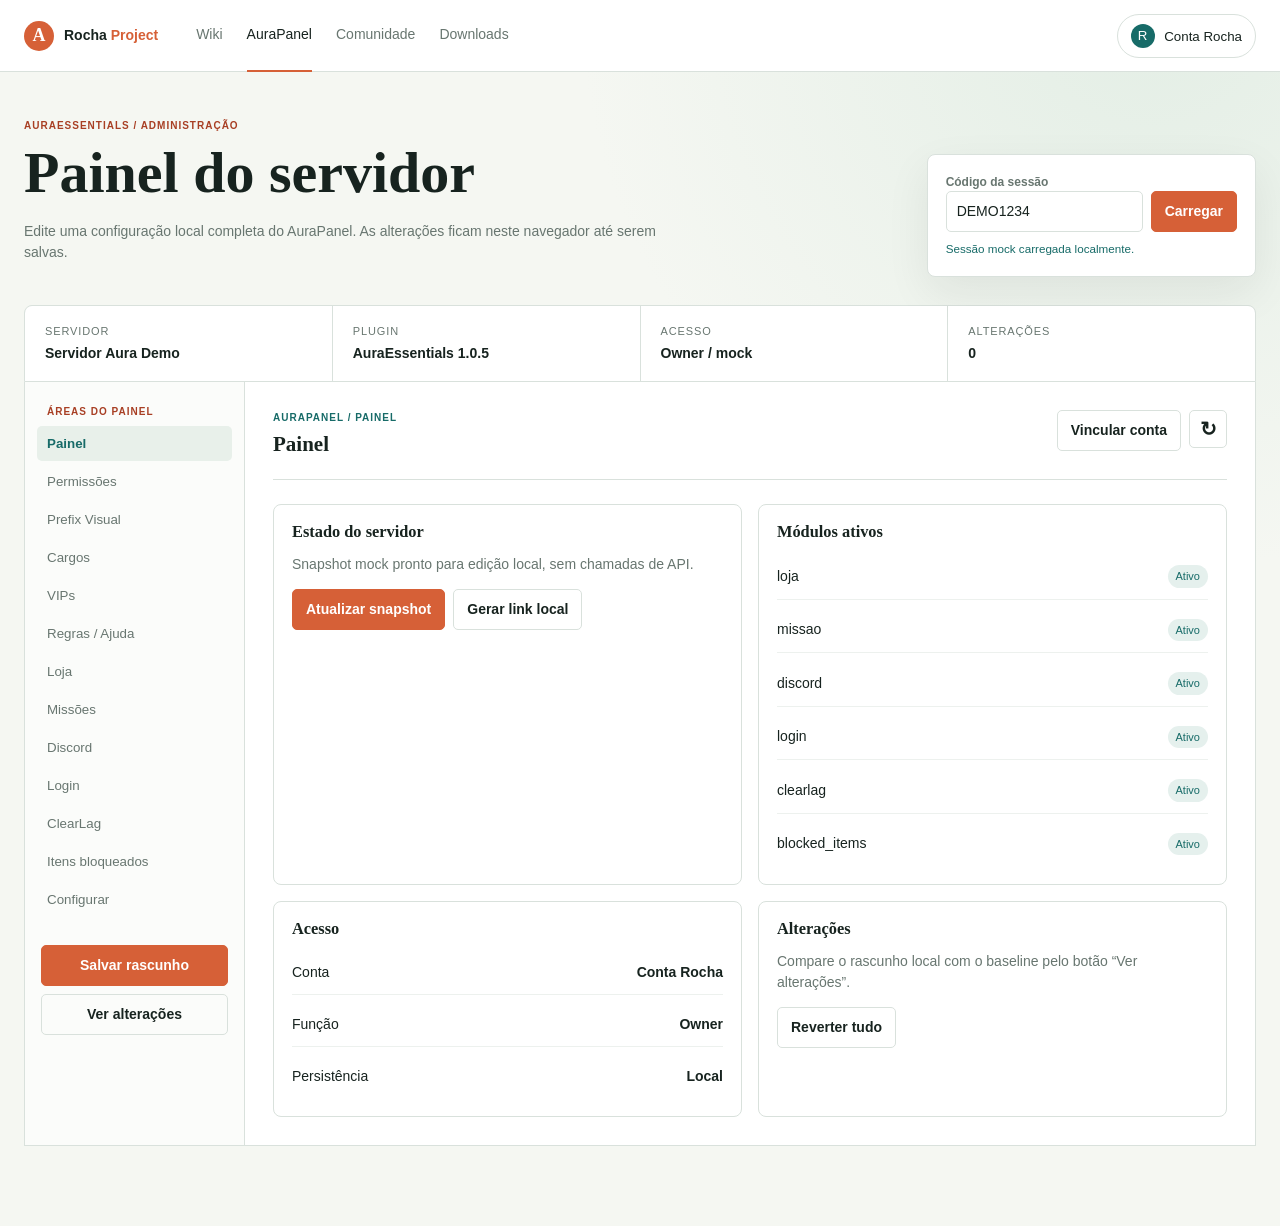
<file: aura-panel.html>
<!doctype html>
<html lang="pt-BR">
<head>
  <meta charset="utf-8">
  <meta name="viewport" content="width=device-width, initial-scale=1">
  <title>AuraPanel | Rocha Project</title>
  <meta name="description" content="Painel local do AuraEssentials.">
  <link rel="stylesheet" href="./aura-panel.css">
</head>
<body>
  <header class="ap-header">
    <a class="ap-brand" href="./wiki.html"><span class="ap-brand-mark">A</span><span>Rocha <b>Project</b></span></a>
    <nav class="ap-nav" aria-label="Principal"><a href="./wiki.html">Wiki</a><a class="active" href="./aura-panel.html">AuraPanel</a><a href="./comunidade.html">Comunidade</a><a href="./downloads.html">Downloads</a></nav>
    <button class="ap-account" id="account-button" type="button"><span>R</span> Conta Rocha</button>
  </header>
  <main class="ap-page">
    <section class="ap-intro"><div><p class="ap-kicker">AuraEssentials / administração</p><h1>Painel do servidor</h1><p>Edite uma configuração local completa do AuraPanel. As alterações ficam neste navegador até serem salvas.</p></div><div class="ap-code"><label for="server-code">Código da sessão</label><div><input id="server-code" value="DEMO1234" maxlength="16"><button id="load-server" class="ap-button primary" type="button">Carregar</button></div><small id="status-line">Sessão mock carregada localmente.</small></div></section>
    <section id="panel" class="ap-panel">
      <div class="ap-summary"><div><span>Servidor</span><strong id="server-name"></strong></div><div><span>Plugin</span><strong id="plugin-version"></strong></div><div><span>Acesso</span><strong id="access-state"></strong></div><div><span>Alterações</span><strong id="change-count">0</strong></div></div>
      <div class="ap-workspace">
        <aside class="ap-sidebar"><p class="ap-sidebar-label">Áreas do painel</p><div id="tabs"></div><div class="ap-sidebar-foot"><button id="save-button" class="ap-button primary" type="button">Salvar rascunho</button><button id="changes-button" class="ap-button ghost" type="button">Ver alterações</button></div></aside>
        <section class="ap-main"><header class="ap-section-head"><div><p id="tab-kicker" class="ap-kicker"></p><h2 id="tab-title"></h2></div><div class="ap-head-actions"><button id="claim-button" class="ap-button ghost" type="button">Vincular conta</button><button id="refresh-button" class="ap-icon-button" type="button" title="Recarregar mock">↻</button></div></header><div id="tab-body"></div></section>
      </div>
    </section>
  </main>
  <dialog id="changes-dialog" class="ap-dialog"><form method="dialog"><header><div><p class="ap-kicker">Rascunho local</p><h2>Alterações</h2></div><button class="ap-icon-button" value="close" aria-label="Fechar">×</button></header><div id="changes-list"></div></form></dialog>
  <script src="./aura-panel.js" defer></script>
</body>
</html>
</file>
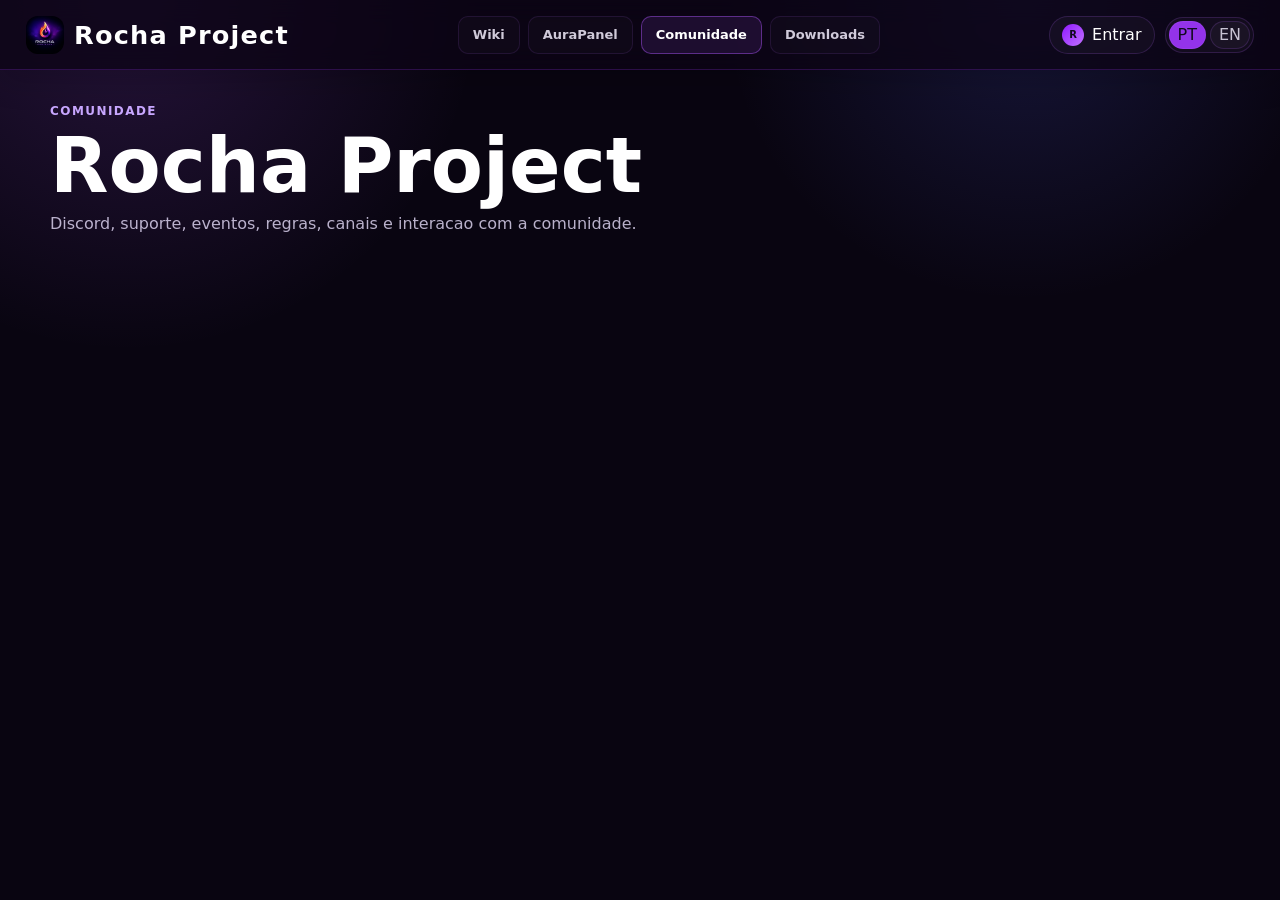
<file: comunidade.html>
<!doctype html>
<html lang="pt-BR">
  <head>
    <meta charset="utf-8" />
    <meta name="viewport" content="width=device-width, initial-scale=1" />
    <title>AuraEssentials — Comunidade</title>
    <meta name="description" content="Comunidade do AuraEssentials: Discord, suporte, regras, grupos e eventos." />
    <link rel="icon" type="image/png" href="./assets/brand-mark.png" />
    <link rel="stylesheet" href="./style.css?v=1" />
  </head>
  <body>
    <header class="topbar">
      <a class="brand" href="./index.html" aria-label="Rocha Project">
        <img src="./assets/logo.png" alt="" />
        <span data-i18n="brand.rocha">Rocha</span>
        <span data-i18n="brand.project">Project</span>
      </a>

      <nav class="nav" aria-label="Principal">
        <a href="./wiki.html" data-i18n="nav.wiki">Wiki</a>
        <a href="./aura-panel.html">AuraPanel</a>
        <a href="./comunidade.html" class="active" data-i18n="nav.community">Comunidade</a>
        <a href="./downloads.html" data-i18n="nav.downloads">Downloads</a>
      </nav>

      <div class="top-actions">
        <button class="account-button" type="button">
          <span class="account-initial" aria-hidden="true">R</span>
          <span data-i18n="account.login">Entrar</span>
        </button>
        <div class="language-switch" aria-label="Idioma">
          <button class="active" type="button" data-lang="pt">PT</button>
          <button type="button" data-lang="en">EN</button>
        </div>
      </div>
    </header>

    <main class="site-shell">
      <section class="view clean-page wiki-page active">
        <div class="wiki-content">
          <header class="wiki-hero wiki-landing-hero">
            <p class="eyebrow">Comunidade</p>
            <h1>Rocha Project</h1>
            <p>Discord, suporte, eventos, regras, canais e interacao com a comunidade.</p>
          </header>

          <details class="wiki-section wiki-details" open>
            <summary><span>Discord</span></summary>
            <div class="wiki-section-body">
              <div class="wiki-grid">
                <article>
                  <h3>Discord principal</h3>
                  <p>Use o Discord para vinculo, suporte, avisos, brigde e canais de administracao.</p>
                  <ul>
                    <li><code>chatChannelId</code>: canal publico de bridge.</li>
                    <li><code>controlChannelId</code>: canal privado de controle.</li>
                    <li><code>forceOnJoin</code>: exige vinculo ao entrar.</li>
                  </ul>
                </article>
                <article>
                  <h3>Regras de comunidade</h3>
                  <p>O carregamento do bridge e do Discord depende do token do bot, permissao do canal e modulo ativo.</p>
                  <pre><code>/vincular
/vincular &lt;codigo&gt;
/desvincular &lt;jogador&gt;</code></pre>
                </article>
              </div>
            </div>
          </details>

          <details class="wiki-section wiki-details">
            <summary><span>Suporte</span></summary>
            <div class="wiki-section-body">
              <div class="wiki-grid">
                <article>
                  <h3>Checklist antes de pedir ajuda</h3>
                  <p>Confirme modulo ativo, comando funcionando, link do painel, resource pack e permissao do jogador.</p>
                  <ul>
                    <li>Modulo ativo em <code>modules.enabled</code>.</li>
                    <li>Comando no tablist e sem erro de permissao.</li>
                    <li>Resource pack carregado corretamente.</li>
                    <li>Login, Discord e painel vinculados.</li>
                  </ul>
                </article>
                <article>
                  <h3>Fluxo de suporte</h3>
                  <p>Use o canal correto e envie print, logs, config relevante e step-by-step de reproducao.</p>
                  <pre><code>/aurapainel status
/aurapainel alteracoes
/aurapainel aplicar
/aurasetup status</code></pre>
                </article>
              </div>
            </div>
          </details>

          <details class="wiki-section wiki-details">
            <summary><span>Eventos e grupos</span></summary>
            <div class="wiki-section-body">
              <p>Eventos oficiais, desafios, guildas e comunidade do servidor ficam em canais de suporte e comunidade do Discord.</p>
              <ul>
                <li>Guildas e clans.</li>
                <li>Eventos de PvP e duelos.</li>
                <li>Premios de crate e keys timer.</li>
                <li>Atividades de staff e administracao.</li>
              </ul>
            </div>
          </details>
        </div>
      </section>
    </main>

    <script src="./lang.js?v=6" defer></script>
    <script src="./app.js?v=10" defer></script>
  </body>
</html>
</file>
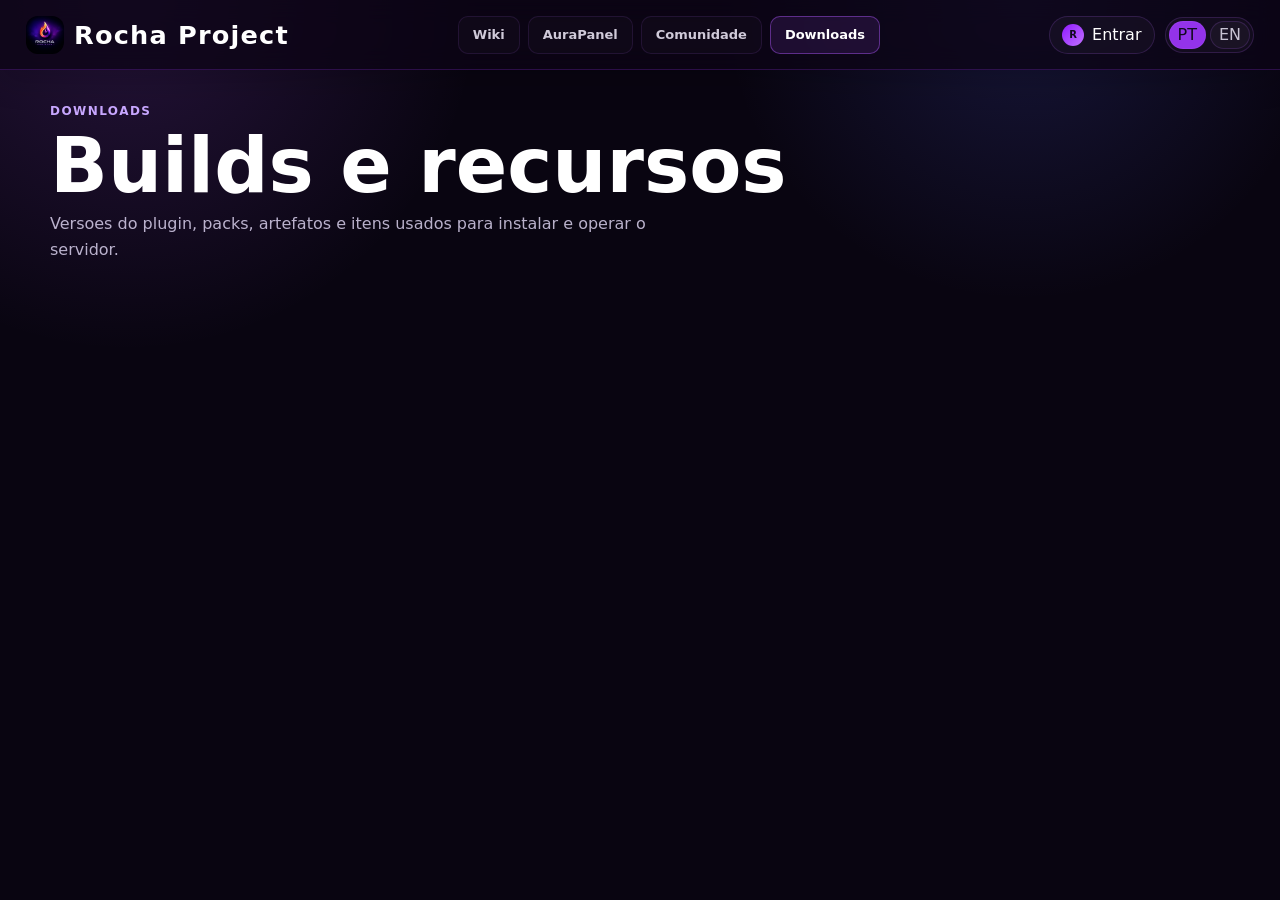
<file: downloads.html>
<!doctype html>
<html lang="pt-BR">
  <head>
    <meta charset="utf-8" />
    <meta name="viewport" content="width=device-width, initial-scale=1" />
    <title>AuraEssentials — Downloads</title>
    <meta name="description" content="Downloads do AuraEssentials: builds, versões, packs e artefatos oficiais." />
    <link rel="icon" type="image/png" href="./assets/brand-mark.png" />
    <link rel="stylesheet" href="./style.css?v=1" />
  </head>
  <body>
    <header class="topbar">
      <a class="brand" href="./index.html" aria-label="Rocha Project">
        <img src="./assets/logo.png" alt="" />
        <span data-i18n="brand.rocha">Rocha</span>
        <span data-i18n="brand.project">Project</span>
      </a>

      <nav class="nav" aria-label="Principal">
        <a href="./wiki.html" data-i18n="nav.wiki">Wiki</a>
        <a href="./aura-panel.html">AuraPanel</a>
        <a href="./comunidade.html" data-i18n="nav.community">Comunidade</a>
        <a href="./downloads.html" class="active" data-i18n="nav.downloads">Downloads</a>
      </nav>

      <div class="top-actions">
        <button class="account-button" type="button">
          <span class="account-initial" aria-hidden="true">R</span>
          <span data-i18n="account.login">Entrar</span>
        </button>
        <div class="language-switch" aria-label="Idioma">
          <button class="active" type="button" data-lang="pt">PT</button>
          <button type="button" data-lang="en">EN</button>
        </div>
      </div>
    </header>

    <main class="site-shell">
      <section class="view clean-page wiki-page active">
        <div class="wiki-content">
          <header class="wiki-hero wiki-landing-hero">
            <p class="eyebrow">Downloads</p>
            <h1>Builds e recursos</h1>
            <p>Versoes do plugin, packs, artefatos e itens usados para instalar e operar o servidor.</p>
          </header>

          <details class="wiki-section wiki-details" open>
            <summary><span>Build do plugin</span></summary>
            <div class="wiki-section-body">
              <div class="wiki-grid">
                <article>
                  <h3>Versao atual</h3>
                  <p>O jar principal do servidor fica em <code>plugins/AuraEssentials/</code> e a versao atual no projeto e visualizada em <code>pom.xml</code>.</p>
                  <pre><code>plugins/AuraEssentials/
  auraessentials-1.0.5.jar
  config.yml
  shop.yml
  missions.yml</code></pre>
                </article>
                <article>
                  <h3>Artefatos complementares</h3>
                  <p>Use os packs e extensoes conforme o seu alvo: Java, Bedrock e integrações opcionais.</p>
                  <ul>
                    <li>Resource Pack Java.</li>
                    <li>Resource Pack Bedrock.</li>
                    <li>Extensões do sistema.</li>
                    <li>Arquivos de configuração e modularizacao.</li>
                  </ul>
                </article>
              </div>
            </div>
          </details>

          <details class="wiki-section wiki-details">
            <summary><span>Pack e recursos</span></summary>
            <div class="wiki-section-body">
              <p>Os glyphs e packs dependem da configuracao de Java/Bedrock e do modulo ativo para renderizacao correta.</p>
              <ul>
                <li>Pack Java: aplicado ao cliente Java.</li>
                <li>Pack Bedrock: ativo em setups com Geyser/Floodgate ou Bedrock.</li>
                <li>Glyphs do projeto: usados em cargos, prefix, VIP e UI.</li>
              </ul>
            </div>
          </details>

          <details class="wiki-section wiki-details">
            <summary><span>Extensoes</span></summary>
            <div class="wiki-section-body">
              <p>Extensoes separadas do core ficam no workspace e podem ser carregadas junto com o plugin quando o sistema estiver preparado.</p>
              <ul>
                <li>Aura AntiCheat</li>
                <li>Chat Game</li>
                <li>Guerra de Reinos Bridge</li>
              </ul>
            </div>
          </details>
        </div>
      </section>
    </main>

    <script src="./lang.js?v=6" defer></script>
    <script src="./app.js?v=10" defer></script>
  </body>
</html>
</file>
<file: aura-panel.css>
:root{--ink:#17231f;--muted:#687670;--paper:#f5f7f2;--panel:#fff;--line:#d9e1dc;--accent:#d66037;--accent-dark:#a83f24;--teal:#176b68;--shadow:0 16px 45px #17231f12;--radius:8px}*{box-sizing:border-box}body{margin:0;background:radial-gradient(circle at 90% 0,#e3eee5 0,transparent 34%),var(--paper);color:var(--ink);font:14px/1.5 "Trebuchet MS",Verdana,sans-serif}.ap-header{height:72px;padding:0 max(24px,calc((100vw - 1280px)/2));display:flex;align-items:center;gap:38px;background:#fff;border-bottom:1px solid var(--line);position:sticky;top:0;z-index:5}.ap-brand{display:flex;align-items:center;gap:10px;color:var(--ink);font-weight:700;text-decoration:none;white-space:nowrap}.ap-brand b{color:var(--accent)}.ap-brand-mark{display:grid;place-items:center;width:30px;height:30px;background:var(--accent);color:#fff;border-radius:50%;font:700 18px Georgia}.ap-nav{display:flex;gap:24px;flex:1}.ap-nav a{color:var(--muted);text-decoration:none;padding:25px 0;border-bottom:2px solid transparent}.ap-nav a.active{color:var(--ink);border-color:var(--accent)}.ap-account{border:1px solid var(--line);background:#fff;padding:9px 13px;border-radius:999px;color:var(--ink)}.ap-account span{display:inline-grid;place-items:center;background:var(--teal);color:#fff;width:24px;height:24px;border-radius:50%;margin-right:6px}.ap-page{max-width:1280px;margin:auto;padding:46px 24px 80px}.ap-intro{display:flex;justify-content:space-between;gap:32px;margin-bottom:28px}.ap-kicker,.ap-sidebar-label{margin:0 0 7px;text-transform:uppercase;letter-spacing:.1em;font-size:10px;font-weight:700;color:var(--accent-dark)}h1,h2,h3{font-family:Georgia,serif;line-height:1.15;margin:0}h1{font-size:clamp(32px,5vw,58px);max-width:620px}.ap-intro p:not(.ap-kicker){max-width:650px;color:var(--muted)}.ap-code{align-self:end;min-width:300px;padding:18px;background:var(--panel);border:1px solid var(--line);border-radius:var(--radius);box-shadow:var(--shadow)}label{display:grid;gap:6px;font-weight:700;color:var(--muted);font-size:12px}input,select,textarea{font:inherit;color:var(--ink);background:#fff;border:1px solid var(--line);border-radius:5px;padding:9px 10px;width:100%}textarea{min-height:90px;resize:vertical}.ap-code>div{display:flex;gap:8px}.ap-code small{display:block;color:var(--teal);margin-top:8px}.ap-button,.ap-icon-button{font:inherit;cursor:pointer;border:1px solid var(--line);border-radius:5px;padding:9px 13px;background:#fff;color:var(--ink);font-weight:700}.ap-button.primary{background:var(--accent);border-color:var(--accent);color:#fff}.ap-button.primary:hover{background:var(--accent-dark)}.ap-button.ghost{background:transparent}.ap-icon-button{width:38px;height:38px;padding:0;font-size:20px}.ap-summary{display:grid;grid-template-columns:repeat(4,1fr);gap:1px;background:var(--line);border:1px solid var(--line);border-radius:var(--radius) var(--radius) 0 0;overflow:hidden}.ap-summary div{padding:17px 20px;background:#fff}.ap-summary span{display:block;color:var(--muted);font-size:11px;text-transform:uppercase;letter-spacing:.08em}.ap-summary strong{display:block;margin-top:4px}.ap-workspace{display:grid;grid-template-columns:220px minmax(0,1fr);background:#fff;border:1px solid var(--line);border-top:0;min-height:680px}.ap-sidebar{padding:22px 12px;border-right:1px solid var(--line);background:#fbfcfa}.ap-sidebar-label{padding:0 10px}.ap-sidebar nav{display:grid;gap:3px}.ap-tab{display:block;text-align:left;width:100%;padding:10px;border:0;background:transparent;color:var(--muted);cursor:pointer;border-radius:5px}.ap-tab.active{background:#e8f0ea;color:var(--teal);font-weight:700}.ap-sidebar-foot{display:grid;gap:8px;margin-top:28px;padding:0 4px}.ap-main{min-width:0;padding:28px}.ap-section-head{display:flex;justify-content:space-between;gap:16px;align-items:start;padding-bottom:23px;border-bottom:1px solid var(--line)}.ap-head-actions{display:flex;gap:8px}.ap-section-head .ap-kicker{color:var(--teal)}#tab-body{padding-top:24px}.ap-grid{display:grid;grid-template-columns:repeat(2,minmax(0,1fr));gap:16px}.ap-grid.three{grid-template-columns:repeat(3,minmax(0,1fr))}.ap-card{border:1px solid var(--line);border-radius:var(--radius);padding:18px;background:#fff}.ap-card h3{margin-bottom:12px}.ap-card>p{color:var(--muted);margin:5px 0 14px}.ap-card.wide{grid-column:1/-1}.ap-list{display:grid;gap:8px}.ap-row{display:flex;justify-content:space-between;align-items:center;gap:12px;padding:11px 0;border-bottom:1px solid #edf1ee}.ap-row:last-child{border-bottom:0}.ap-row small,.ap-muted{color:var(--muted);display:block}.ap-actions{display:flex;gap:8px;flex-wrap:wrap}.ap-form-grid{display:grid;grid-template-columns:repeat(2,minmax(0,1fr));gap:12px}.ap-form-grid .full{grid-column:1/-1}.ap-check{display:flex;align-items:center;gap:8px;font-weight:400}.ap-check input{width:auto}.ap-pill{display:inline-block;padding:3px 8px;border-radius:99px;background:#e5f0ed;color:var(--teal);font-size:11px}.ap-subtabs{display:flex;gap:5px;border-bottom:1px solid var(--line);margin-bottom:18px}.ap-subtabs button{border:0;background:transparent;padding:9px 12px;color:var(--muted);cursor:pointer;border-bottom:2px solid transparent}.ap-subtabs button.active{color:var(--accent-dark);border-color:var(--accent)}.ap-preview{background:#17231f;color:#f5f7f2;border-radius:5px;padding:18px;font-family:monospace;min-height:66px}.glyph{font-size:25px;color:#efc65e}.mc-item{display:flex;align-items:center;gap:10px}.mc-icon{width:34px;height:34px;object-fit:contain;image-rendering:pixelated;background:#eef2ed;border-radius:4px}.ap-item-browser{display:grid;grid-template-columns:repeat(auto-fill,minmax(180px,1fr));gap:8px;max-height:350px;overflow:auto}.ap-dialog{width:min(620px,calc(100% - 28px));border:0;border-radius:var(--radius);padding:0;box-shadow:0 20px 80px #0005}.ap-dialog::backdrop{background:#17231f88}.ap-dialog form{padding:24px}.ap-dialog header{display:flex;justify-content:space-between;align-items:start;margin-bottom:18px}.ap-change{padding:10px 0;border-bottom:1px solid var(--line)}.ap-empty{padding:35px;text-align:center;border:1px dashed var(--line);color:var(--muted)}.ap-notice{padding:12px 14px;background:#fff5dc;border-left:3px solid #d49b2c;margin-bottom:16px}@media(max-width:900px){.ap-intro{display:block}.ap-code{margin-top:22px}.ap-summary{grid-template-columns:repeat(2,1fr)}.ap-workspace{grid-template-columns:1fr}.ap-sidebar{border-right:0;border-bottom:1px solid var(--line)}.ap-sidebar nav{display:flex;overflow:auto}.ap-tab{white-space:nowrap}.ap-sidebar-foot{display:flex}.ap-nav{gap:12px}.ap-nav a{font-size:12px}}@media(max-width:600px){.ap-header{padding:0 14px;gap:12px}.ap-nav{display:none}.ap-account{margin-left:auto;font-size:0}.ap-account span{margin:0}.ap-page{padding:28px 12px 60px}.ap-main{padding:20px 14px}.ap-section-head{display:block}.ap-head-actions{margin-top:14px}.ap-grid,.ap-grid.three,.ap-form-grid{grid-template-columns:1fr}.ap-card.wide{grid-column:auto}.ap-sidebar-foot{display:grid}.ap-code{min-width:0}}
</file>
<file: style.css>
:root {
  color-scheme: dark;
  --bg: #0d021a;
  --panel: rgba(18, 8, 34, 0.82);
  --panel-2: rgba(28, 13, 52, 0.78);
  --line: rgba(147, 51, 234, 0.22);
  --text: #f5f3ff;
  --muted: #aaa6ba;
  --muted-2: #78738a;
  --purple: #9333ea;
  --purple-2: #c8a7ff;
  --green: #5ee0b8;
  --shadow: 0 18px 55px rgba(0, 0, 0, 0.34);
  --topbar-height: 70px;
  font-family: Inter, ui-sans-serif, system-ui, -apple-system, BlinkMacSystemFont, "Segoe UI", sans-serif;
}

* {
  box-sizing: border-box;
}

html {
  scroll-behavior: smooth;
}

body {
  margin: 0;
  min-height: 100vh;
  background:
    radial-gradient(circle at 10% 0%, rgba(168, 85, 247, 0.18), transparent 24%),
    radial-gradient(circle at 80% 0%, rgba(88, 101, 242, 0.18), transparent 22%),
    #090511;
  color: var(--text);
}

img {
  max-width: 100%;
  display: block;
}

a {
  color: inherit;
}

button,
input,
textarea,
select {
  font: inherit;
}

.topbar {
  position: sticky;
  top: 0;
  z-index: 30;
  display: grid;
  grid-template-columns: auto minmax(0, 1fr) auto;
  align-items: center;
  gap: 16px;
  width: 100%;
  min-height: 70px;
  padding: 10px 26px;
  border-bottom: 1px solid rgba(147, 51, 234, 0.24);
  background: rgba(12, 4, 22, 0.76);
  backdrop-filter: blur(12px);
  box-shadow: 0 12px 30px rgba(0, 0, 0, 0.16);
}

.brand {
  display: inline-flex;
  align-items: center;
  gap: 10px;
  text-decoration: none;
  color: #fff;
  letter-spacing: 1.2px;
  font-weight: 900;
  font-size: clamp(15px, 2vw, 26px);
  text-transform: none;
}

.brand img {
  width: 38px;
  height: 38px;
  border-radius: 12px;
  object-fit: contain;
}

.brand span span {
  color: var(--purple-2);
}

.nav {
  display: flex;
  align-items: center;
  justify-content: center;
  gap: 8px;
  flex-wrap: wrap;
}

.nav a {
  display: inline-flex;
  align-items: center;
  justify-content: center;
  min-height: 38px;
  padding: 0 14px;
  border: 1px solid rgba(176, 97, 255, 0.12);
  border-radius: 10px;
  background: rgba(255, 255, 255, 0.02);
  color: rgba(245, 240, 255, 0.84);
  font-size: 13px;
  font-weight: 800;
  text-decoration: none;
  transition: border-color 0.2s ease, background 0.2s ease, transform 0.2s ease;
}

.nav a.active,
.nav a:hover,
.nav a:focus-visible {
  border-color: rgba(168, 85, 247, 0.45);
  background: rgba(168, 85, 247, 0.12);
  color: #fff;
  outline: 0;
}

.top-actions {
  display: flex;
  align-items: center;
  gap: 10px;
}

.account-button,
.language-switch button {
  border: 1px solid rgba(176, 97, 255, 0.18);
  background: rgba(255, 255, 255, 0.03);
  color: #fff;
  cursor: pointer;
}

.account-button {
  display: inline-flex;
  align-items: center;
  gap: 8px;
  min-height: 38px;
  padding: 0 12px;
  border-radius: 999px;
}

.account-initial {
  display: inline-grid;
  place-items: center;
  width: 22px;
  height: 22px;
  border-radius: 50%;
  background: linear-gradient(135deg, #8f19ff, #c172ff);
  color: #100a1e;
  font-weight: 900;
  font-size: 10px;
}

.language-switch {
  display: inline-flex;
  align-items: center;
  gap: 4px;
  padding: 3px;
  border: 1px solid rgba(176, 97, 255, 0.18);
  border-radius: 999px;
  background: rgba(255, 255, 255, 0.03);
}

.language-switch button {
  min-width: 36px;
  min-height: 28px;
  padding: 0 8px;
  border-radius: 999px;
  color: rgba(245, 240, 255, 0.8);
}

.language-switch button.active {
  background: var(--purple);
  color: #100a1e;
}

.site-shell {
  width: min(1180px, calc(100% - 28px));
  margin: 0 auto;
  padding: 0 0 76px;
}

.view {
  display: none;
}

.view.active {
  display: block;
}

.clean-page {
  min-height: clamp(420px, calc(100vh - 190px), 640px);
  padding: 0 0 16px;
}

.eyebrow {
  margin: 0 0 12px;
  color: var(--purple-2);
  font-size: 12px;
  font-weight: 900;
  letter-spacing: 0.12em;
  text-transform: uppercase;
}

h1,
h2,
h3,
p,
ul,
pre,
code {
  margin-top: 0;
}

h1 {
  max-width: 720px;
  margin-bottom: 16px;
  font-size: clamp(54px, 10vw, 108px);
  letter-spacing: 0;
  line-height: 0.9;
}

h2 {
  max-width: 760px;
  margin-bottom: 10px;
  font-size: clamp(26px, 4vw, 42px);
  letter-spacing: 0;
  line-height: 1.08;
}

h3 {
  margin-bottom: 8px;
  font-size: 20px;
}

.wiki-page {
  align-items: start;
  padding-top: 0;
}

.wiki-page.active {
  display: block;
}

.wiki-page.wiki-manual-open.active {
  width: min(1600px, calc(100vw - 20px));
  margin-left: 50%;
  transform: translateX(-50%);
  display: grid;
  grid-template-columns: 272px minmax(0, 1fr);
  gap: 22px;
  min-height: calc(100dvh - 70px);
}

.wiki-page:not(.wiki-manual-open) .wiki-sidebar,
.wiki-page:not(.wiki-manual-open) .wiki-doc-head,
.wiki-page:not(.wiki-manual-open) .wiki-details {
  display: none;
}

.wiki-page.wiki-manual-open .wiki-landing-hero,
.wiki-page.wiki-manual-open .wiki-project-board {
  display: none;
}

.wiki-sidebar {
  position: sticky;
  top: 0;
  display: grid;
  align-content: start;
  gap: 4px;
  height: calc(100dvh - var(--topbar-height));
  max-height: none;
  overflow: auto;
  padding: 14px 14px 14px 24px;
  border-right: 1px solid rgba(176, 97, 255, 0.18);
  background: rgba(8, 2, 17, 0.36);
  scrollbar-width: thin;
  scrollbar-color: rgba(168, 85, 247, 0.8) rgba(18, 8, 30, 0.55);
}

.wiki-sidebar strong {
  padding: 7px 12px 9px;
  color: #ffffff;
  font-size: 14px;
  letter-spacing: 0;
}

.wiki-sidebar a {
  min-height: 36px;
  display: flex;
  align-items: center;
  padding: 0 12px;
  border-left: 3px solid transparent;
  border-radius: 6px;
  color: rgba(245, 240, 255, 0.78);
  font-size: 13px;
  font-weight: 850;
  text-decoration: none;
}

.wiki-back-link {
  margin-bottom: 8px;
  border: 1px solid rgba(176, 97, 255, 0.24);
  border-left-width: 3px !important;
  background: rgba(168, 85, 247, 0.08);
  color: #fff !important;
}

.wiki-sidebar a:hover,
.wiki-sidebar a:focus-visible {
  color: #fff;
  border-left-color: var(--purple);
  background: rgba(255, 255, 255, 0.08);
  outline: 0;
}

.wiki-content {
  display: grid;
  gap: 16px;
  min-width: 0;
}

.wiki-page.wiki-manual-open .wiki-content {
  padding-right: clamp(12px, 2vw, 28px);
  padding-top: 10px;
  padding-bottom: 10px;
}

.wiki-page:not(.wiki-manual-open) .wiki-content {
  gap: 24px;
  padding-top: clamp(12px, 3vw, 34px);
}

.wiki-page:not(.wiki-manual-open) .wiki-landing-hero {
  max-width: 980px;
  border: 0;
  border-radius: 0;
  padding: 0;
  background: transparent;
}

.wiki-page:not(.wiki-manual-open) .wiki-landing-hero h1 {
  max-width: 760px;
  font-size: clamp(42px, 6vw, 76px);
}

.wiki-page:not(.wiki-manual-open) .wiki-landing-hero p:not(.eyebrow) {
  max-width: 640px;
}

.wiki-hero,
.wiki-section {
  border: 1px solid rgba(176, 97, 255, 0.16);
  border-radius: 14px;
  background: rgba(4, 1, 8, 0.5);
}

.wiki-hero {
  padding: clamp(22px, 4vw, 38px);
  background:
    linear-gradient(135deg, rgba(168, 85, 247, 0.17), transparent 42%),
    radial-gradient(circle at 88% 10%, rgba(88, 101, 242, 0.16), transparent 34%),
    rgba(4, 1, 8, 0.55);
}

.wiki-hero h1 {
  margin: 4px 0 8px;
  color: #fff;
  font-size: clamp(38px, 6vw, 72px);
  line-height: 0.96;
  letter-spacing: 0;
}

.wiki-hero p:not(.eyebrow) {
  max-width: 820px;
  margin: 0;
  color: rgba(235, 226, 255, 0.78);
  font-size: 16px;
  line-height: 1.65;
}

.wiki-badges {
  display: flex;
  flex-wrap: wrap;
  gap: 8px;
  margin-top: 18px;
}

.wiki-badges span,
.wiki-badges img {
  display: inline-block;
}

.wiki-badges span {
  padding: 7px 10px;
  border: 1px solid rgba(176, 97, 255, 0.24);
  border-radius: 999px;
  background: rgba(168, 85, 247, 0.09);
  color: #d8c4ff;
  font-size: 12px;
  font-weight: 900;
}

.shield-badges {
  align-items: center;
}

.shield-badges img {
  height: 22px;
  width: auto;
  border-radius: 4px;
  image-rendering: auto;
}

.wiki-project-board {
  display: grid;
  grid-template-columns: repeat(3, minmax(0, 1fr));
  gap: 18px;
}

.wiki-page:not(.wiki-manual-open) .wiki-project-board {
  align-items: stretch;
}

.wiki-project-card {
  min-height: 0;
  display: grid;
  align-content: start;
  gap: 10px;
  overflow: hidden;
  padding: 0 0 18px;
  border: 1px solid rgba(176, 97, 255, 0.16);
  border-radius: 14px;
  background:
    radial-gradient(circle at 82% 8%, rgba(168, 85, 247, 0.18), transparent 34%),
    rgba(4, 1, 8, 0.5);
  color: inherit;
  text-decoration: none;
}

.wiki-project-card.active {
  border-color: rgba(190, 117, 255, 0.48);
  box-shadow: 0 0 0 1px rgba(168, 85, 247, 0.12) inset;
}

.wiki-project-card.active:hover,
.wiki-project-card.active:focus-visible {
  transform: translateY(-2px);
  border-color: rgba(209, 167, 255, 0.74);
  box-shadow: 0 18px 44px rgba(124, 58, 237, 0.18);
  outline: 0;
}

.wiki-project-card.muted {
  opacity: 0.58;
}

.wiki-project-media {
  display: grid;
  place-items: center;
  min-height: 190px;
  background:
    radial-gradient(circle at 50% 38%, rgba(168, 85, 247, 0.36), transparent 38%),
    linear-gradient(180deg, rgba(55, 4, 82, 0.8), rgba(19, 1, 31, 0.92));
}

.wiki-project-media img {
  width: min(58%, 210px);
  max-height: 132px;
  object-fit: contain;
  filter: drop-shadow(0 14px 28px rgba(0, 0, 0, 0.44));
}

.wiki-project-card span {
  padding: 0 18px;
  color: #c79cff;
  font-size: 12px;
  font-weight: 1000;
  letter-spacing: 0.12em;
  text-transform: uppercase;
}

.wiki-project-card strong {
  padding: 0 18px;
  color: #fff;
  font-size: 20px;
}

.wiki-project-card p {
  margin: 0;
  padding: 0 18px;
  color: rgba(235, 226, 255, 0.68);
  line-height: 1.5;
}

.wiki-doc-head {
  padding: 8px 0 4px;
  border-bottom: 1px solid rgba(176, 97, 255, 0.16);
}

.wiki-doc-head h2 {
  margin: 0 0 6px;
  color: #fff;
  font-size: clamp(28px, 4vw, 44px);
}

.wiki-doc-head p:not(.eyebrow) {
  max-width: 760px;
  margin: 0;
  color: rgba(235, 226, 255, 0.72);
  line-height: 1.6;
}

.wiki-section {
  scroll-margin-top: 92px;
  padding: 0;
}

.wiki-details {
  overflow: hidden;
}

.wiki-details summary {
  min-height: 70px;
  display: flex;
  align-items: center;
  gap: 12px;
  padding: 18px 20px;
  cursor: pointer;
  list-style: none;
  color: #fff;
  font-size: clamp(18px, 2vw, 24px);
  font-weight: 1000;
}

.wiki-details summary::-webkit-details-marker {
  display: none;
}

.wiki-details summary::before {
  content: "+";
  display: inline-grid;
  place-items: center;
  width: 28px;
  height: 28px;
  flex: 0 0 auto;
  border: 1px solid rgba(176, 97, 255, 0.28);
  border-radius: 8px;
  background: rgba(168, 85, 247, 0.12);
  color: #d9c3ff;
  font-size: 20px;
  line-height: 1;
}

.wiki-details[open] summary {
  border-bottom: 1px solid rgba(176, 97, 255, 0.14);
  background: rgba(168, 85, 247, 0.08);
}

.wiki-details[open] summary::before {
  content: "-";
}

.wiki-section-body {
  padding: clamp(16px, 3vw, 24px);
}

.wiki-section h3 {
  margin: 0 0 8px;
  color: #fff;
  font-size: 18px;
}

.wiki-section p,
.wiki-section li {
  color: rgba(235, 226, 255, 0.78);
  line-height: 1.62;
}

.wiki-section p {
  margin: 0 0 12px;
}

.wiki-section ul {
  margin: 10px 0 0;
  padding-left: 20px;
}

.wiki-section code {
  border: 1px solid rgba(176, 97, 255, 0.2);
  border-radius: 6px;
  padding: 1px 5px;
  background: rgba(0, 0, 0, 0.35);
  color: #efe5ff;
  font-size: 0.92em;
}

.wiki-section pre {
  overflow: auto;
  margin: 12px 0 0;
  padding: 14px;
  border: 1px solid rgba(176, 97, 255, 0.18);
  border-radius: 12px;
  background: rgba(0, 0, 0, 0.44);
}

.wiki-section pre code {
  border: 0;
  padding: 0;
  background: transparent;
  color: #e9dcff;
  line-height: 1.62;
}

.wiki-grid {
  display: grid;
  grid-template-columns: repeat(2, minmax(0, 1fr));
  gap: 12px;
}

.wiki-grid article {
  padding: 14px;
  border: 1px solid rgba(176, 97, 255, 0.14);
  border-radius: 12px;
  background: rgba(0, 0, 0, 0.2);
}

.wiki-command-table {
  display: grid;
  gap: 7px;
  margin-top: 12px;
}

.wiki-command-table > div {
  display: grid;
  grid-template-columns: minmax(190px, 0.34fr) minmax(0, 1fr);
  gap: 12px;
  align-items: start;
  padding: 10px 12px;
  border: 1px solid rgba(176, 97, 255, 0.12);
  border-radius: 10px;
  background: rgba(0, 0, 0, 0.18);
}

.wiki-command-table strong {
  min-width: 0;
  color: #fff;
}

.wiki-command-table span {
  color: rgba(235, 226, 255, 0.75);
  line-height: 1.5;
}

.wiki-flow {
  display: grid;
  grid-template-columns: repeat(4, minmax(0, 1fr));
  gap: 9px;
  margin: 14px 0;
}

.wiki-flow span {
  min-height: 70px;
  display: flex;
  align-items: center;
  gap: 10px;
  padding: 12px;
  border: 1px solid rgba(176, 97, 255, 0.16);
  border-radius: 12px;
  background: rgba(168, 85, 247, 0.08);
  color: rgba(245, 240, 255, 0.84);
  font-weight: 900;
}

.wiki-flow b {
  display: inline-grid;
  place-items: center;
  width: 28px;
  height: 28px;
  border-radius: 9px;
  background: linear-gradient(135deg, #8f19ff, #c172ff);
  color: #08020d;
}

.wiki-module-grid {
  display: grid;
  grid-template-columns: repeat(3, minmax(0, 1fr));
  gap: 8px;
  margin: 12px 0;
}

.wiki-module-grid span {
  display: grid;
  gap: 4px;
  min-height: 64px;
  padding: 10px 12px;
  border: 1px solid rgba(176, 97, 255, 0.14);
  border-radius: 10px;
  background: rgba(0, 0, 0, 0.2);
  color: rgba(235, 226, 255, 0.72);
  font-size: 13px;
  line-height: 1.35;
}

.wiki-module-grid b {
  color: #fff;
  font-size: 13px;
}

@media (max-width: 760px) {
  .site-shell {
    width: min(100% - 16px, 1180px);
    padding: 18px 0 62px;
  }

  .wiki-page,
  .wiki-page.wiki-manual-open.active {
    width: 100%;
    margin-left: 0;
    transform: none;
    grid-template-columns: 1fr;
    gap: 10px;
    padding-top: 0;
  }

  .wiki-sidebar {
    position: sticky;
    top: 0;
    z-index: 4;
    display: flex;
    gap: 6px;
    height: auto;
    max-height: none;
    overflow-x: auto;
    padding: 8px 0 10px;
    border-right: 0;
    border-bottom: 1px solid rgba(176, 97, 255, 0.18);
    background: rgba(13, 2, 26, 0.94);
    margin: 0;
  }

  .wiki-sidebar a,
  .wiki-sidebar strong {
    flex: 0 0 auto;
    white-space: nowrap;
  }

  .wiki-content {
    min-width: 0;
  }

  .wiki-hero {
    padding: 18px;
  }

  .wiki-hero h1 {
    font-size: clamp(36px, 13vw, 58px);
  }

  .wiki-grid,
  .wiki-module-grid,
  .wiki-project-board {
    grid-template-columns: 1fr;
  }

  .wiki-command-table > div {
    grid-template-columns: 1fr;
  }

  .wiki-flow {
    grid-template-columns: 1fr 1fr;
  }
}
</file>
